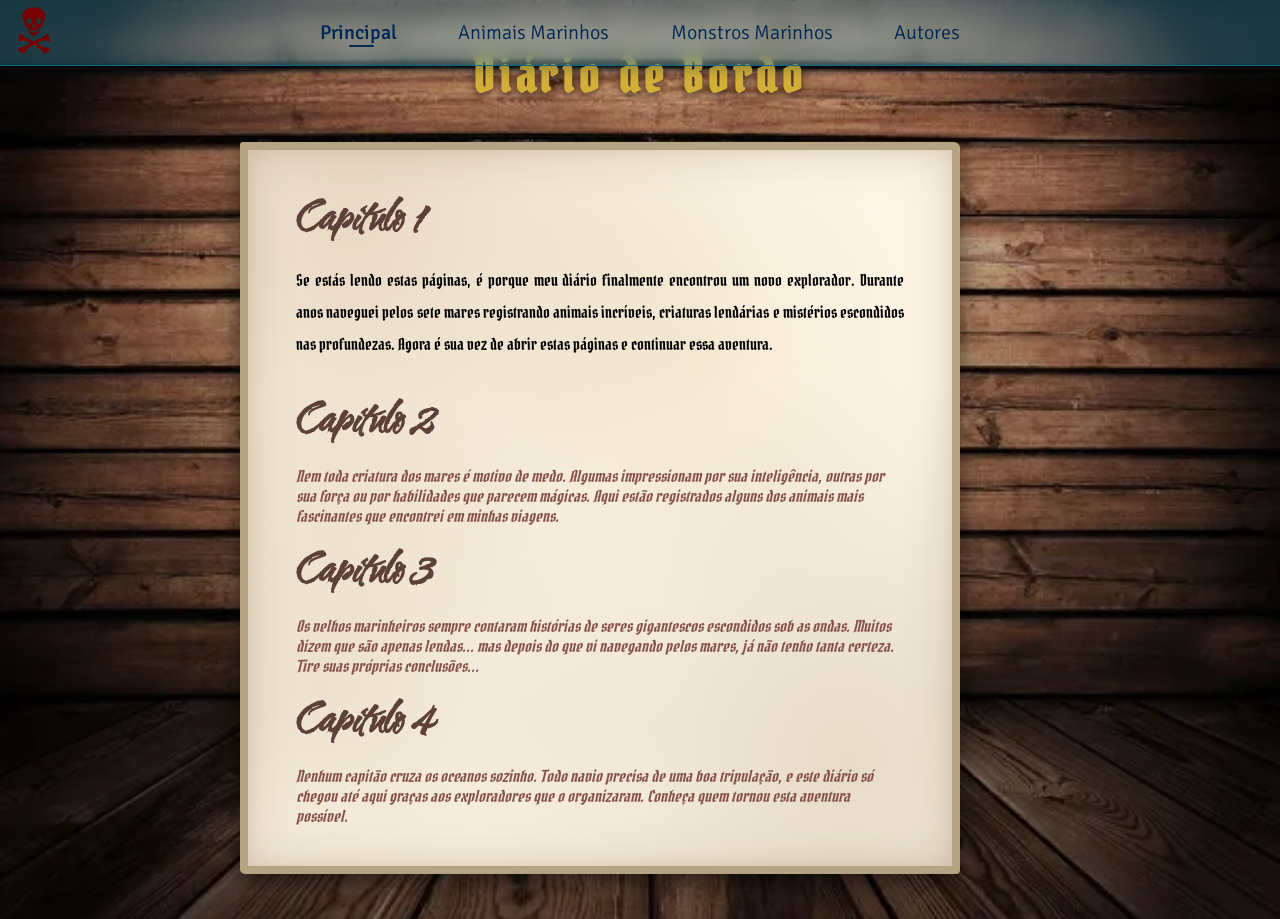
<file: páginas/index.html>
<!DOCTYPE html>
<html lang="pt-BR">

<head>
    <meta charset="UTF-8">
    <meta name="viewport" content="width=device-width, initial-scale=1.0">
    <title>Piratas</title>
    <link rel="stylesheet" href="../estilos/menu.css">
    <link rel="stylesheet" href="../estilos/inicial.css">
    <link rel="shortcut icon" href="../imagens/favico.ico" type="image/x-icon">
    <link rel="preconnect" href="https://fonts.googleapis.com">
    <link rel="preconnect" href="https://fonts.gstatic.com" crossorigin>
    <link href="https://fonts.googleapis.com/css2?family=Pirata+One&family=Water+Brush&display=swap" rel="stylesheet">
</head>

<body>
    <header>
        <img src="../imagens/caveira.png" alt="logo de uma caveira">
        <nav>
            <ul>
                <li><a href="./index.html" class="selected">Principal</a></li>
                <li><a href="./animais.html">Animais Marinhos</a></li>
                <li><a href="./index.html">Monstros Marinhos</a></li>
                <li><a href="./index.html">Autores</a></li>
            </ul>
        </nav>
    </header>

    <main>
        <h1>Diário de Bordo</h1>

        <div class="capitulos">
            <h2>Capitulo 1</h2>
            <p>Se estás lendo estas páginas, é porque meu diário finalmente encontrou um novo explorador. Durante anos
                naveguei pelos sete mares registrando animais incríveis, criaturas lendárias e mistérios escondidos nas
                profundezas. Agora é sua vez de abrir estas páginas e continuar essa aventura.</p>

            <div class="cards">
                <div class="card-paginas">
                    <h3>Capítulo 2</h3>
                    <a href="animais.html">Nem toda criatura dos mares é motivo de medo. Algumas
                        impressionam por sua inteligência, outras por sua força ou por habilidades que parecem mágicas.
                        Aqui estão registrados alguns dos animais mais fascinantes que encontrei em minhas viagens.</a>
                </div>
                <div class="card-paginas">
                    <h3>Capítulo 3</h3>
                    <a href="index.html">Os velhos marinheiros sempre contaram histórias de seres
                        gigantescos escondidos sob as ondas. Muitos dizem que são apenas lendas... mas depois do que vi
                        navegando pelos mares, já não tenho tanta certeza. Tire suas próprias conclusões...</a>
                </div>
                <div class="card-paginas">
                    <h3>Capítulo 4</h3>
                    <a href="index.html">Nenhum capitão cruza os oceanos sozinho. Todo navio precisa de
                        uma boa tripulação, e este diário só chegou até aqui graças aos exploradores que o organizaram.
                        Conheça quem tornou esta aventura possível.</a>
                </div>
            </div>
        </div>
    </main>
</body>

</html>
</file>
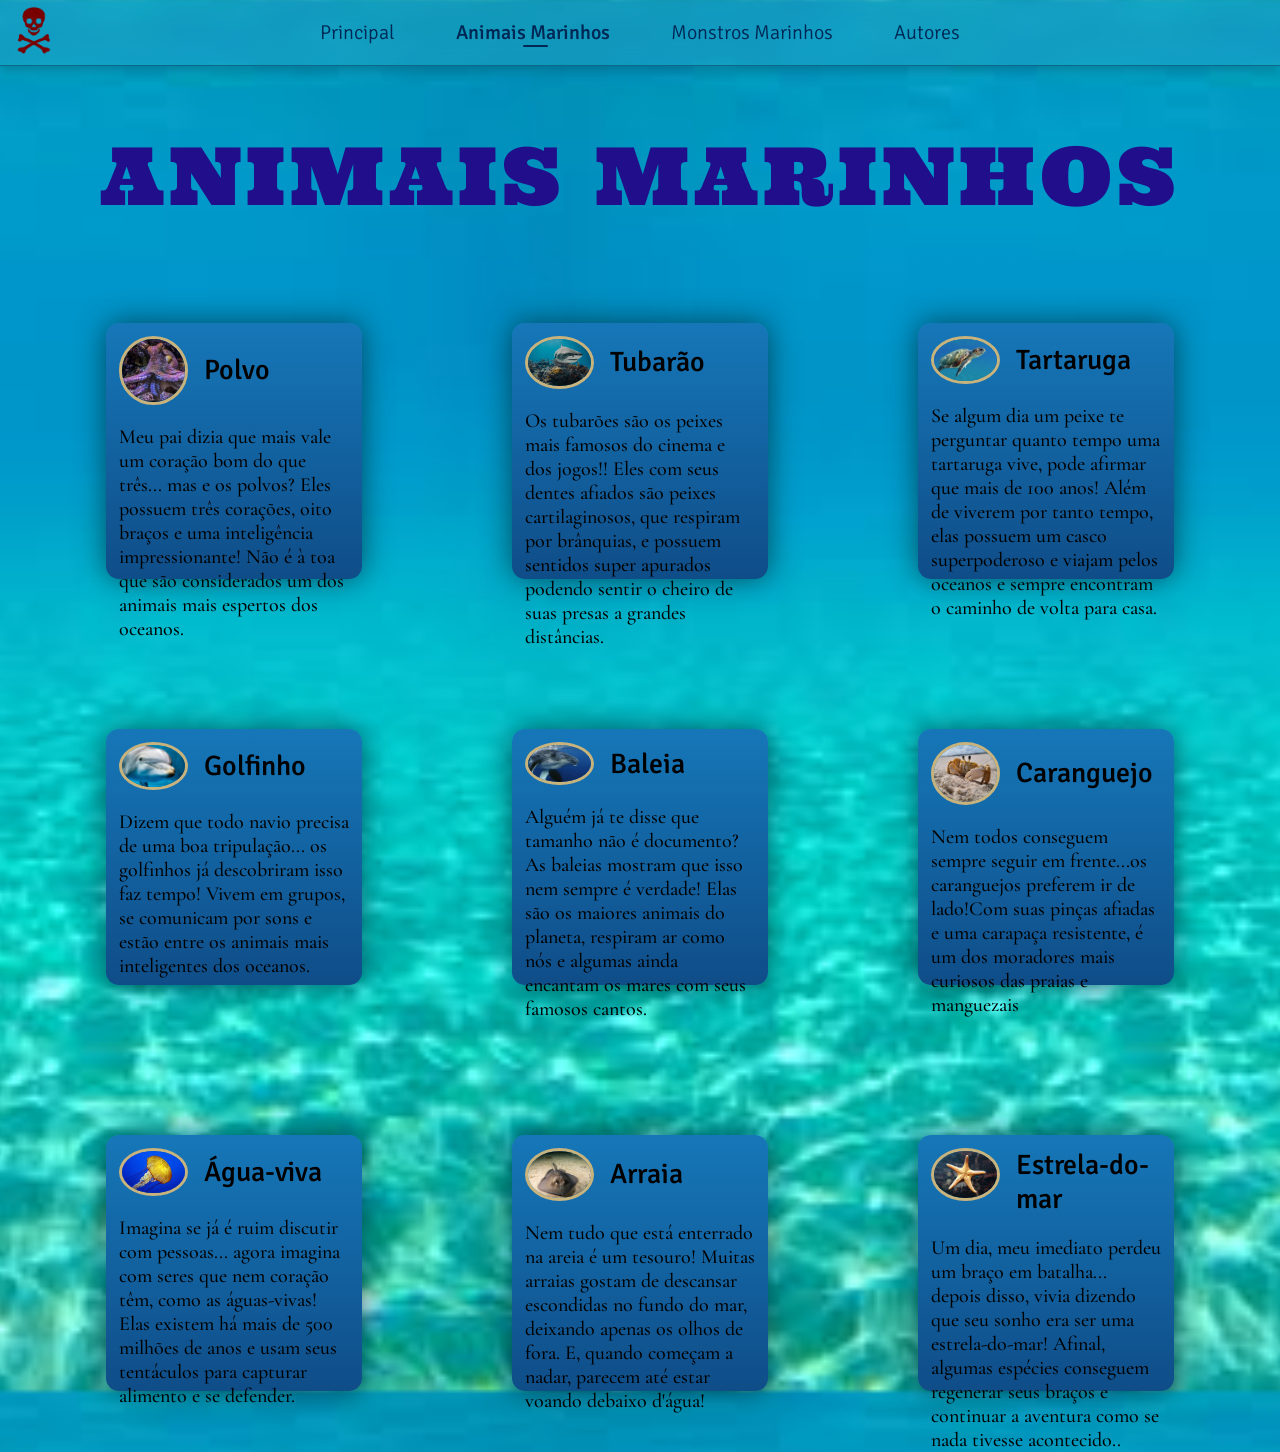
<file: páginas/animais.html>
<!DOCTYPE html>
<html lang="pt-br">

<head>
    <meta charset="UTF-8">
    <meta name="viewport" content="width=device-width, initial-scale=1.0">
    <title>Piratas</title>
    <link rel="stylesheet" href="../estilos/menu.css">
    <link rel="stylesheet" href="../estilos/animais.css">
    <link rel="shortcut icon" href="../imagens/favico.ico" type="image/x-icon">
</head>

<body>
    <header>
        <img src="../imagens/caveira.png" alt="logo de uma caveira">
        <nav>
            <ul>
                <li><a href="./index.html">Principal</a></li>
                <li><a href="./index.html" class="selected">Animais Marinhos</a></li>
                <li><a href="./index.html">Monstros Marinhos</a></li>
                <li><a href="./index.html">Autores</a></li>
            </ul>
        </nav>
    </header>
    <main>
        <h1>ANIMAIS MARINHOS</h1>
        <div>
            <ul>
                <li>
                    <div class="card-animal">
                        <img src="../imagens/polvo.png" alt="Polvo">
                        <h2>Polvo</h2>
                        <p>Meu pai dizia que mais vale um coração bom do que três... mas e os polvos? Eles possuem três
                            corações, oito braços e uma inteligência impressionante! Não é à toa que são considerados
                            um dos animais mais espertos dos oceanos.</p>
                    </div>
                </li>
                <li>
                    <div class="card-animal">
                        <img src="../imagens/tubarao.png" alt="Tubarão">
                        <h2>Tubarão</h2>
                        <p>Os tubarões são os peixes mais famosos do cinema e dos jogos!! Eles com seus dentes afiados
                            são peixes cartilaginosos, que respiram por brânquias, e possuem sentidos super apurados
                            podendo sentir o cheiro de suas presas a grandes distâncias.</p>
                    </div>
                </li>
                <li>
                    <div class="card-animal">
                        <img src="../imagens/tartaruga.jpg" alt="Tartaruga">
                        <h2>Tartaruga</h2>
                        <p>Se algum dia um peixe te perguntar quanto tempo uma tartaruga vive, pode afirmar que mais de
                            100 anos! Além de viverem por tanto tempo, elas possuem um casco superpoderoso e viajam
                            pelos
                            oceanos e sempre encontram o caminho de volta para casa.</p>
                    </div>
                </li>
                <li>
                    <div class="card-animal">
                        <img src="../imagens/golfinho.jpg" alt="Golfinho">
                        <h2>Golfinho</h2>
                        <p>Dizem que todo navio precisa de uma boa tripulação... os golfinhos já descobriram isso
                            faz tempo! Vivem em grupos, se comunicam por sons e estão entre os animais mais inteligentes
                            dos oceanos.
                        </p>
                    </div>
                </li>
                <li>
                    <div class="card-animal">
                        <img src="../imagens/baleia.jpg" alt="Baleia">
                        <h2>Baleia</h2>
                        <p>Alguém já te disse que tamanho não é documento? As baleias mostram que isso nem sempre é
                            verdade! Elas são os maiores animais do planeta, respiram ar como nós e algumas
                            ainda encantam os mares com seus famosos cantos.</p>
                    </div>
                </li>
                <li>
                    <div class="card-animal">
                        <img src="../imagens/caranguejo.jpeg" alt="Caranguejo">
                        <h2>Caranguejo</h2>
                        <p>Nem todos conseguem sempre seguir em frente...os caranguejos preferem ir de lado!Com suas
                            pinças afiadas e uma carapaça resistente, é um dos moradores mais curiosos das praias e
                            manguezais</p>
                    </div>
                </li>
                <li>
                    <div class="card-animal">
                        <img src="../imagens/agua-viva.jpg" alt="Água-viva">
                        <h2>Água-viva</h2>
                        <p>Imagina se já é ruim discutir com pessoas... agora imagina com seres que nem coração têm,
                            como as águas-vivas! Elas existem há mais de 500 milhões de anos e usam seus tentáculos para
                            capturar alimento e se defender.</p>
                    </div>
                </li>
                <li>
                    <div class="card-animal">
                        <img src="../imagens/arraia.jpg" alt="Arraia">
                        <h2>Arraia</h2>
                        <p>
                            Nem tudo que está enterrado na areia é um tesouro! Muitas arraias gostam de descansar
                            escondidas no fundo do mar, deixando apenas os olhos de fora. E, quando começam a nadar,
                            parecem até estar voando debaixo d'água!
                        </p>
                    </div>
                </li>
                <li>
                    <div class="card-animal">
                        <img src="../imagens/estrela-do-mar.jpg" alt="Estrela-do-mar">
                        <h2>Estrela-do-mar</h2>
                        <p>Um dia, meu imediato perdeu um braço em batalha... depois disso, vivia dizendo que seu sonho
                            era ser uma estrela-do-mar! Afinal, algumas espécies conseguem regenerar seus braços e
                            continuar a aventura como se nada tivesse acontecido..</p>
                    </div>
                </li>
            </ul>
        </div>
    </main>
    <footer>

    </footer>
</body>

</html>
</file>
<file: estilos/menu.css>
@import url('https://fonts.googleapis.com/css2?family=Signika:wght@300..700&display=swap');

* {
    margin: 0;
    padding: 0;
    box-sizing: border-box;
}

header {
    padding: 1.25rem 0;
    position: fixed;
    width: 100%;
    border: 0;
    border-bottom: 1px;
    border-style: solid;
    border-color: rgb(12, 105, 136);
    backdrop-filter: blur(10px);
    background-color: rgba(59, 169, 206, 0.295);
    box-shadow: 0 5px 10px rgba(2, 41, 54, 0.26);
}

header img {
    position: absolute;
    height: calc(3.75rem - 20%);
    top: 10%;
    left: 10px;
}

nav ul {
    display: flex;
    justify-content: space-between;
    font-size: 1.25rem;
    list-style-type: none;
    width: 50%;
    margin: auto;
}

nav a {
    text-decoration: none;
    color: #002855;
    font-family: 'Signika';
    transition: opacity 200ms ease-in-out;
    font-weight: 300;
    position: relative;
}

nav a.selected {
    font-weight: 500;
}

nav a::after {
    content: '';
    width: 0;
    height: 2px;
    background-color: #002855;
    display: block;
    position: absolute;
    left: calc(50% - 10px);
    border-radius: 5px;

    transition: all 50ms ease-in-out;
}

nav a.selected::after {
    width: 25px;
}

nav a:hover::after {
    width: 100%;
    left: 0;
}

nav a:active {
    opacity: .6;
}
</file>
<file: estilos/inicial.css>
@import url('https://fonts.googleapis.com/css2?family=Pirata+One&family=Water+Brush&display=swap');

* {
    margin: 0;
    padding: 0;
    box-sizing: border-box;
}



.pirata-one-regular {
    font-family: "Pirata One", system-ui;
    font-weight: 400;
    font-style: normal;
}

body {
    background-image: url(../imagens/fundo-madeira.jpg);
    background-repeat: no-repeat;
    background-position: center;
    background-size: cover;
    display: flex;
    flex-direction: column;
    align-items: center;
}

h1 {
    font-family: 'Pirata One', cursive;
    font-size: 3rem;
    text-align: center;
    color: #d4af37;
    margin-top: 5vh;
    margin-bottom: 4vh;
    text-shadow: 0 2px 8px rgba(0, 0, 0, 0.6);
    letter-spacing: 0.1em;
}

.capitulos {
    position: relative;
    background-color: #fdf5e6;
    background-image: radial-gradient(ellipse at 15% 10%, rgba(139, 90, 43, 0.18) 0%, transparent 50%),
        radial-gradient(ellipse at 85% 85%, rgba(101, 67, 33, 0.15) 0%, transparent 45%),
        radial-gradient(ellipse at 65% 30%, rgba(180, 140, 60, 0.10) 0%, transparent 35%),
        radial-gradient(ellipse at 10% 75%, rgba(120, 80, 30, 0.12) 0%, transparent 40%);

    font-family: 'Pirata One', cursive;
    max-width: 50em;
    width: 90%;
    padding: 2.5em 3em;
        box-shadow:
        0 0.5rem 1.5em  rgba(0,   0,   0,   0.6),
        inset 0 0 50px  rgba(101, 67,  33,  0.20),
        inset 0 0 15px  rgba(139, 90,  43,  0.12);
    border: 0.5rem solid #b5a481;
    border-radius: 3px 6px 4px 5px;
    margin-bottom: 5vh;
    box-sizing: border-box;
    overflow: hidden;
}

.capitulos h2, h3{
    font-family: 'Water Brush', cursive;
    font-size: 2.5rem;
    margin-top: 0;
    margin-bottom: 1rem;
    color: #5d4037;
}

.capitulos p {
    font-size: 1rem;
    line-height: 2;
    text-align: justify;
    margin-bottom: 2rem;
}

.cards {
    display: flex;
    flex-direction: column;
    gap: 1rem;
}

.card-paginas a {
    color: #855148;
    text-decoration: none;
    font-size: 1rem;
    font-style: italic;
    display: inline-block;
    transition: color 0.2s, transform 0.2;
}

.card-paginas a:hover {
    color: #8b0000;
    transform: translateX(0.3rem);
    text-decoration: underline;
}
</file>
<file: estilos/animais.css>
@import url('https://fonts.googleapis.com/css2?family=Ultra&display=swap');
@import url('https://fonts.googleapis.com/css2?family=Signika:wght@300..700&display=swap');
@import url('https://fonts.googleapis.com/css2?family=Cormorant+Garamond:ital,wght@0,300..700;1,300..700&display=swap');

* {
    margin: 0;
    padding: 0;
    box-sizing: border-box;
}

main {
    padding-top: calc(1.25rem * 3 + 4rem);
}

h1 {
    text-align: center;
    font-size: 5rem;
    font-family: 'Ultra';
    color: #200e8a;
    letter-spacing: 5px;
    font-weight: 100;
}

body {
    background-image: url('../imagens/fundo-do-mar.png');
    background-size: contain;
}

main>div {
    width: fit-content;
    margin: 6rem auto 0;
}

main ul {
    list-style-type: none;
    display: grid;
    grid-template-columns: 20vw 20vw 20vw;
    gap: 150px;
}

li:has(.card-animal) {
    width: 20vw;
    height: 20vw;
    background: linear-gradient(180deg, #1677b8, #0f4d88);
    border-radius: 5%;
    box-shadow: 0 0 30px rgba(2, 41, 54, 0.726);
}

.card-animal {
    display: grid;
    grid-template-columns: 30% 1fr;
    padding-left: 5%;
    padding-top: 5%;
    padding-right: 5%;
    row-gap: 20px;
}

.card-animal img {
    width: 100%;
    border-radius: 50%;
    grid-column: 1 / 2;
    border:3px solid #c9b37d;
}

.card-animal h2 {
    font-family: 'Signika';
    font-weight: 500;
    grid-column: 2 / 3;
    font-size: 1.75rem;
    margin-top: auto;
    margin-bottom: auto;
    margin-left: 1rem;
}

.card-animal p {
    grid-column: 1 / 3;
    font-size: 1.25rem;
    font-family: 'Cormorant Garamond';
    font-weight: 500;
}
</file>
